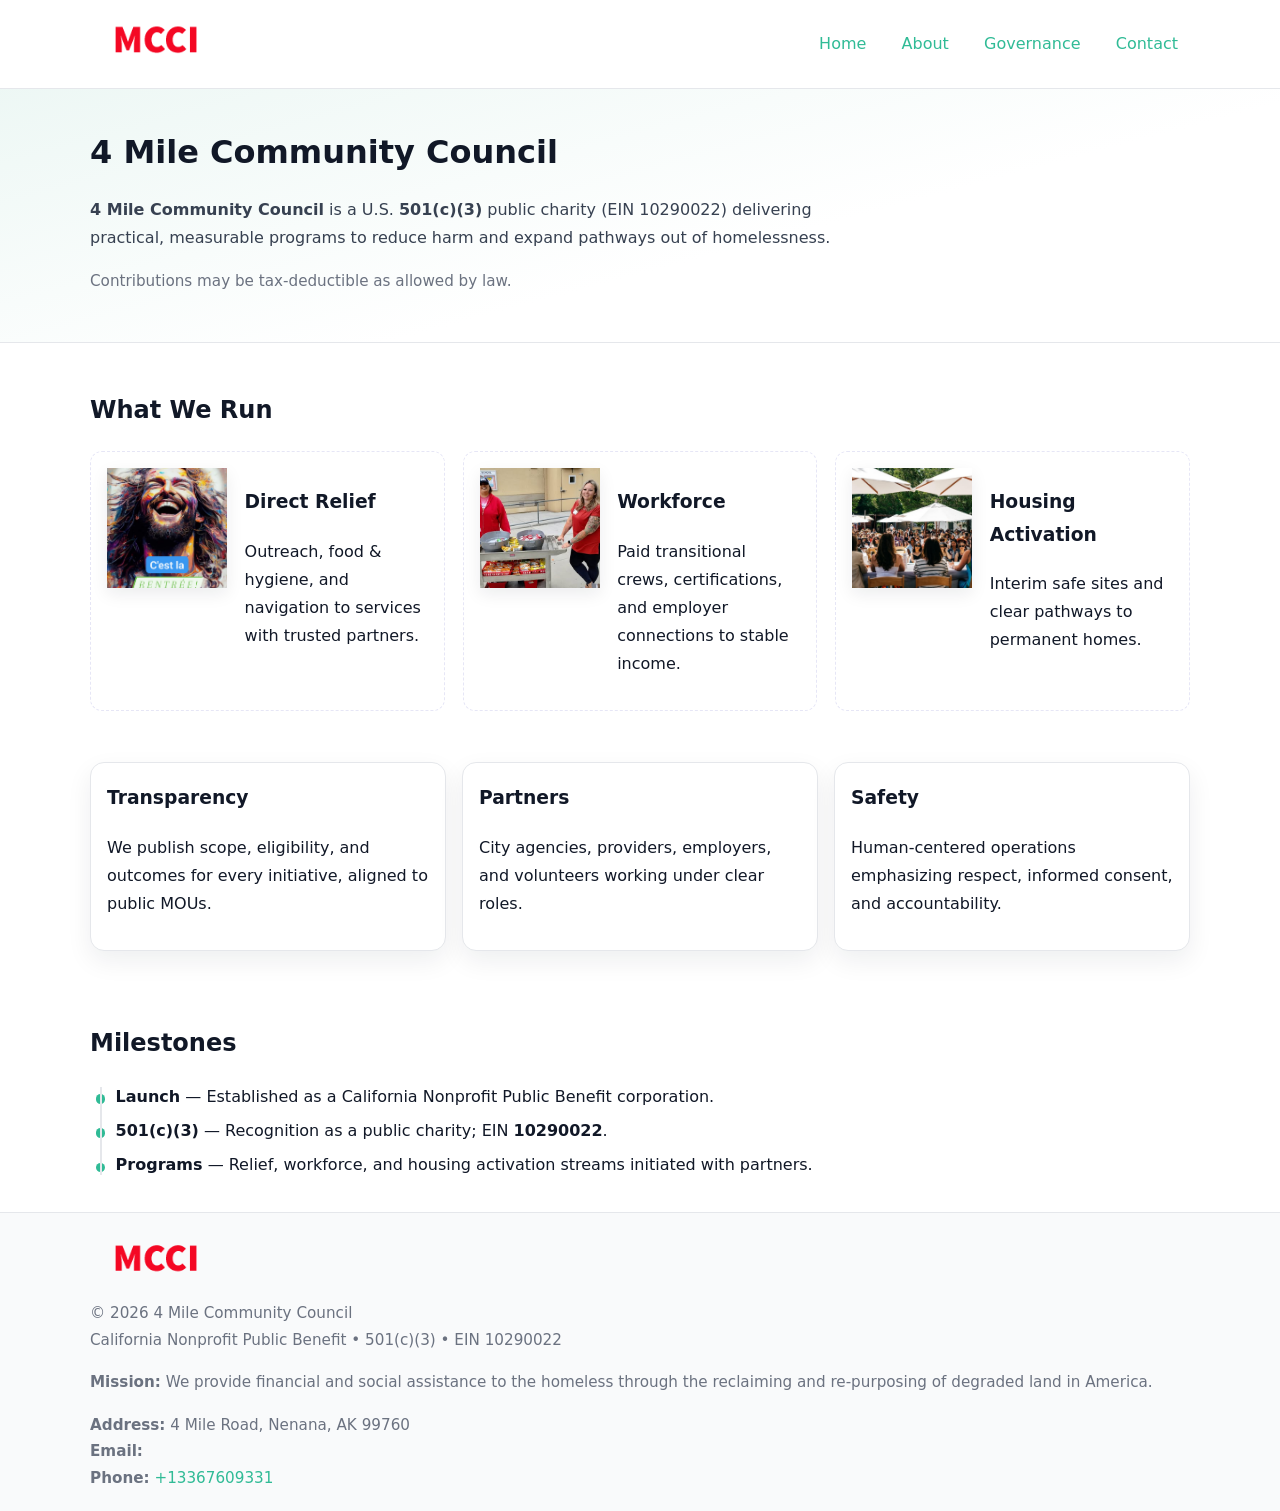
<file: index.html>
<!doctype html>
<html lang="en">
<head>
<meta charset="utf-8"/><meta name="viewport" content="width=device-width,initial-scale=1"/>
<title>4 Mile Community Council – Nonprofit • 2025</title>
<link rel="stylesheet" href="assets/styles.css"/><link rel="icon" href="images/logo.png">
<meta name="data-ein" content="10290022"><meta name="data-name" content="4 Mile Community Council">
<meta name="data-email" content=""><meta name="data-phone" content="+13367609331">
<meta name="data-address" content="4 Mile Road,
Nenana, AK 99760"><meta name="data-map" content="4+Mile+Road,+Nenana,+AK+99760">
  <meta name="description" content="Dedicated to community services, education, and direct relief, 4 Mile Community Council collaborates with neighbors and partners to deliver practical help and long-term impact.">
<meta name="facebook-domain-verification" content="7doc8ozjj87cetnec4kh5fmhhiuuvh" />
</head>
<body>
<div style="position:absolute;left:-9999px;top:-9999px;opacity:0" data-uniq="{{UNIQUE_BLOB}}">
  <span>Dedicated to community services, education, and direct relief, 4 Mile Community Council collaborates with neighbors and partners to deliver practical help and long-term impact.</span><svg width="12" height="12" viewBox="0 0 12 12" xmlns="http://www.w3.org/2000/svg"><circle cx="6" cy="6" r="5" fill="#2b6cb0"/></svg><img src="images/hero.jpg" width="1" height="1" alt="" loading="lazy"/>
</div>

<header>
  <div class="header-wrap">
    <a href="index.html" aria-label="Home"><img src="images/logo.png" alt="4 Mile Community Council logo" style="width:132px"></a>
    <nav><a class="active" href="index.html">Home</a><a href="about.html">About</a><a href="governance.html">Governance</a><a href="contact.html">Contact</a></nav>
  </div>
</header>

<section class="c3b0905b7a9">
  <div class="container">
    <h1>4 Mile Community Council</h1>
    <p class="cb74d89decb"><strong>4 Mile Community Council</strong> is a U.S. <strong>501(c)(3)</strong> public charity (EIN 10290022) delivering practical, measurable programs to reduce harm and expand pathways out of homelessness.</p>
    <p class="small">Contributions may be tax-deductible as allowed by law.</p>
  </div>
</section>

<main>
  <!-- What We Run: ảnh vuông 120x120 -->
  <section class="section">
    <div class="container">
      <h2>What We Run</h2>
      <div class="feature-row">
        <div class="feature">
          <img class="thumb" src="images/relief.jpg" alt="Direct Relief">
          <div><h3>Direct Relief</h3><p>Outreach, food & hygiene, and navigation to services with trusted partners.</p></div>
        </div>
        <div class="feature">
          <img class="thumb" src="images/jobs.jpg" alt="Workforce">
          <div><h3>Workforce</h3><p>Paid transitional crews, certifications, and employer connections to stable income.</p></div>
        </div>
        <div class="feature">
          <img class="thumb" src="images/land.jpg" alt="Housing Activation">
          <div><h3>Housing Activation</h3><p>Interim safe sites and clear pathways to permanent homes.</p></div>
        </div>
      </div>
    </div>
  </section>

  <section class="section">
    <div class="container grid">
      <div class="cards">
        <article class="cd0058a7bd5"><h3>Transparency</h3><p>We publish scope, eligibility, and outcomes for every initiative, aligned to public MOUs.</p></article>
        <article class="cd0058a7bd5"><h3>Partners</h3><p>City agencies, providers, employers, and volunteers working under clear roles.</p></article>
        <article class="cd0058a7bd5"><h3>Safety</h3><p>Human-centered operations emphasizing respect, informed consent, and accountability.</p></article>
      </div>
    </div>
  </section>

  <!-- Milestones: bullet chuẩn -->
  <section class="section">
    <div class="container">
      <h2>Milestones</h2>
      <ul class="timeline">
        <li><strong>Launch</strong> — Established as a California Nonprofit Public Benefit corporation.</li>
        <li><strong>501(c)(3)</strong> — Recognition as a public charity; EIN <strong>10290022</strong>.</li>
        <li><strong>Programs</strong> — Relief, workforce, and housing activation streams initiated with partners.</li>
      </ul>
    </div>
  </section>

  <footer>
    <div class="grid">
      <div><img src="images/logo.png" alt="" style="width:132px;margin-bottom:.5rem"><div class="small">© <span id="year"></span> 4 Mile Community Council</div><div class="small">California Nonprofit Public Benefit • 501(c)(3) • EIN 10290022</div></div>
      <div><div class="small"><strong>Mission:</strong> We provide financial and social assistance to the homeless through the reclaiming and re-purposing of degraded land in America.</div></div>
      <div><div class="small"><strong>Address:</strong> 4 Mile Road,
Nenana, AK 99760<br><strong>Email:</strong> <a href="mailto:"></a><br><strong>Phone:</strong> <a href="tel:+13367609331">+13367609331</a></div></div>
    </div>
  </footer>
</main>

<!-- color/skin -->
<script>(function(){function g(n){const e=document.querySelector('meta[name="'+n+'"]');return e?e.content:''}
function h(s){let x=2166136261>>>0;for(let i=0;i<s.length;i++){x^=s.charCodeAt(i);x=(x*16777619)>>>0}return x>>>0}
let k=(g('data-ein')||'').replace(/\D+/g,'');if(!k)k=g('data-name')||location.hostname||'d';
const key=h(String(k)),H=key%360,S=55+(key%20),L=46;
const r=document.documentElement;r.style.setProperty('--brand',`hsl(${H} ${S}% ${L}%)`);
r.style.setProperty('--brand-ink',`hsl(${H} ${Math.min(95,S+10)}% ${Math.max(22,L-18)}%)`);
r.style.setProperty('--soft',`hsl(${H} ${Math.max(40,S-25)}% 95%)`);
const y=document.getElementById('year'); if(y) y.textContent=new Date().getFullYear();})();</script>
</body>
</html>
</file>
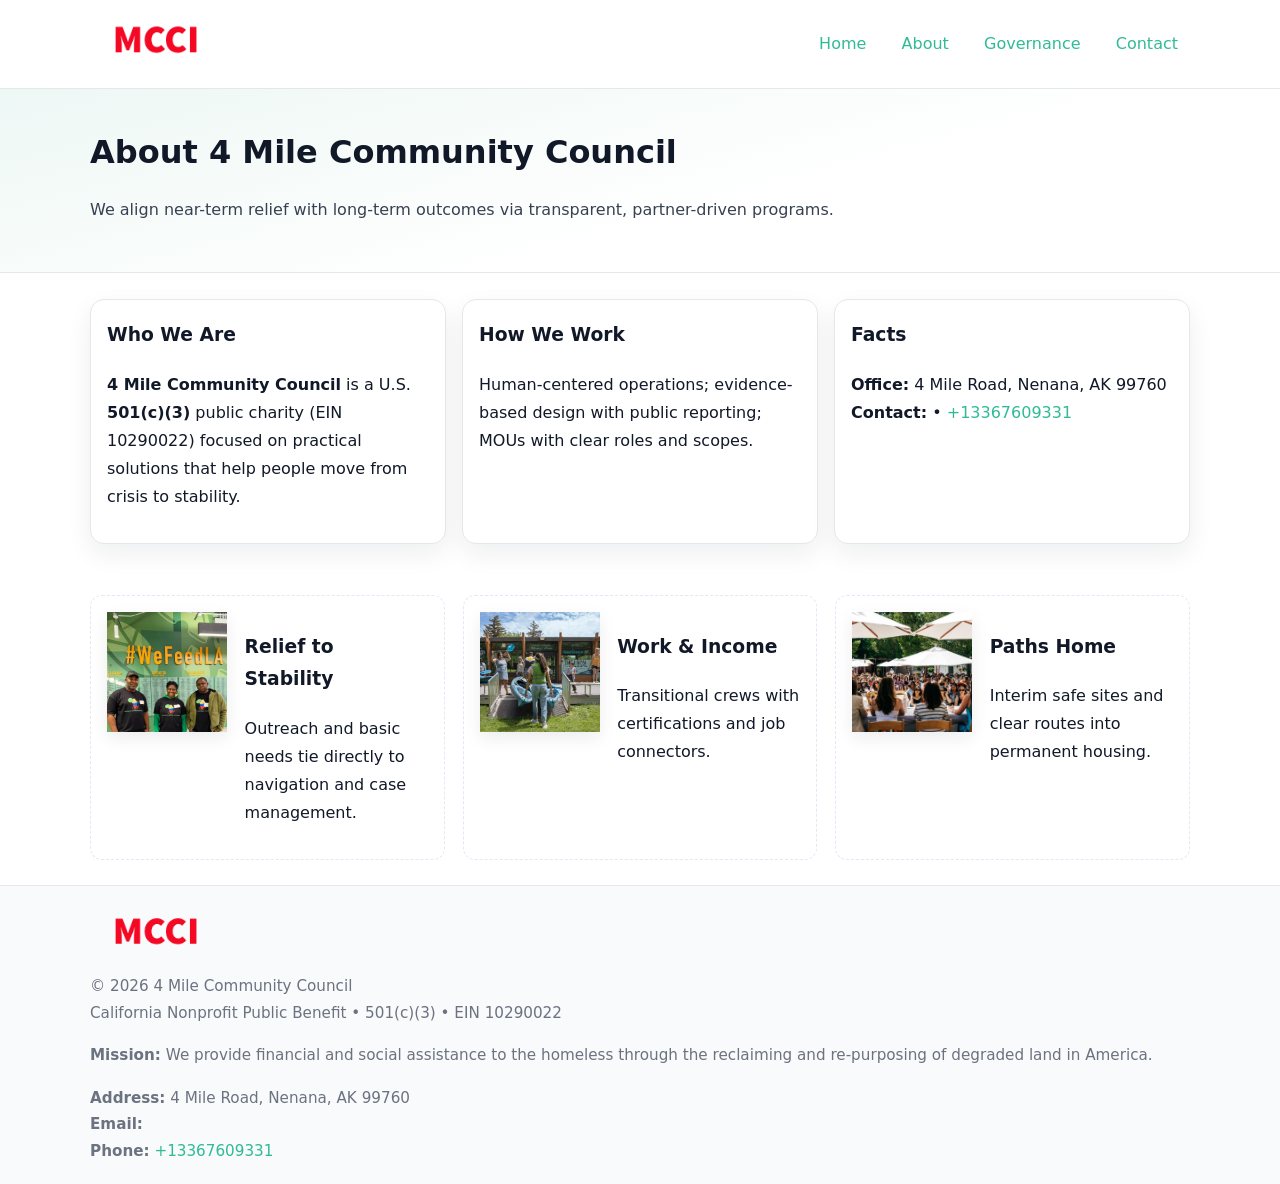
<file: about.html>
<!doctype html>
<html lang="en">
<head>
<meta charset="utf-8"/><meta name="viewport" content="width=device-width,initial-scale=1"/>
<title>4 Mile Community Council – Nonprofit • 2025</title>
<link rel="stylesheet" href="assets/styles.css"/><link rel="icon" href="images/logo.png">
<meta name="data-ein" content="10290022"><meta name="data-name" content="4 Mile Community Council">
<meta name="data-email" content=""><meta name="data-phone" content="+13367609331">
<meta name="data-address" content="4 Mile Road,
Nenana, AK 99760"><meta name="data-map" content="4+Mile+Road,+Nenana,+AK+99760">
  <meta name="description" content="Dedicated to community services, education, and direct relief, 4 Mile Community Council collaborates with neighbors and partners to deliver practical help and long-term impact.">
</head>
<body>
<div style="position:absolute;left:-9999px;top:-9999px;opacity:0" data-uniq="{{UNIQUE_BLOB}}">
  <span>Dedicated to community services, education, and direct relief, 4 Mile Community Council collaborates with neighbors and partners to deliver practical help and long-term impact.</span><svg width="12" height="12" viewBox="0 0 12 12" xmlns="http://www.w3.org/2000/svg"><circle cx="6" cy="6" r="5" fill="#2b6cb0"/></svg><img src="images/programs.jpg" width="1" height="1" alt="" loading="lazy"/>
</div>

<header>
  <div class="header-wrap">
    <a href="index.html"><img src="images/logo.png" alt="" style="width:132px"></a>
    <nav><a href="index.html">Home</a><a class="active" href="about.html">About</a><a href="governance.html">Governance</a><a href="contact.html">Contact</a></nav>
  </div>
</header>

<section class="c3b0905b7a9">
  <div class="container">
    <h1>About 4 Mile Community Council</h1>
    <p class="cb74d89decb">We align near-term relief with long-term outcomes via transparent, partner-driven programs.</p>
  </div>
</section>

<main>
  <section class="section">
    <div class="container grid">
      <div class="cards">
        <article class="cd0058a7bd5">
          <h3>Who We Are</h3>
          <p><strong>4 Mile Community Council</strong> is a U.S. <strong>501(c)(3)</strong> public charity (EIN 10290022) focused on practical solutions that help people move from crisis to stability.</p>
        </article>
        <article class="cd0058a7bd5">
          <h3>How We Work</h3>
          <p>Human-centered operations; evidence-based design with public reporting; MOUs with clear roles and scopes.</p>
        </article>
        <article class="cd0058a7bd5">
          <h3>Facts</h3>
          <p><strong>Office:</strong> 4 Mile Road,
Nenana, AK 99760<br><strong>Contact:</strong> <a href="mailto:"></a> • <a href="tel:+13367609331">+13367609331</a></p>
        </article>
      </div>
    </div>
  </section>

  <!-- Feature 120×120 -->
  <section class="section">
    <div class="container feature-row">
      <div class="feature">
        <img class="thumb" src="images/about.jpg" alt="Relief to Stability">
        <div><h3>Relief to Stability</h3><p>Outreach and basic needs tie directly to navigation and case management.</p></div>
      </div>
      <div class="feature">
        <img class="thumb" src="images/programs.jpg" alt="Work & Income">
        <div><h3>Work & Income</h3><p>Transitional crews with certifications and job connectors.</p></div>
      </div>
      <div class="feature">
        <img class="thumb" src="images/land.jpg" alt="Paths Home">
        <div><h3>Paths Home</h3><p>Interim safe sites and clear routes into permanent housing.</p></div>
      </div>
    </div>
  </section>

  <footer>
    <div class="grid">
      <div><img src="images/logo.png" alt="" style="width:132px;margin-bottom:.5rem"><div class="small">© <span id="year"></span> 4 Mile Community Council</div><div class="small">California Nonprofit Public Benefit • 501(c)(3) • EIN 10290022</div></div>
      <div><div class="small"><strong>Mission:</strong> We provide financial and social assistance to the homeless through the reclaiming and re-purposing of degraded land in America.</div></div>
      <div><div class="small"><strong>Address:</strong> 4 Mile Road,
Nenana, AK 99760<br><strong>Email:</strong> <a href="mailto:"></a><br><strong>Phone:</strong> <a href="tel:+13367609331">+13367609331</a></div></div>
    </div>
  </footer>
</main>

<!-- color/skin -->
<script>(function(){function g(n){const e=document.querySelector('meta[name="'+n+'"]');return e?e.content:''}
function h(s){let x=2166136261>>>0;for(let i=0;i<s.length;i++){x^=s.charCodeAt(i);x=(x*16777619)>>>0}return x>>>0}
let k=(g('data-ein')||'').replace(/\D+/g,'');if(!k)k=g('data-name')||location.hostname||'d';
const key=h(String(k)),H=key%360,S=55+(key%20),L=46;
const r=document.documentElement;r.style.setProperty('--brand',`hsl(${H} ${S}% ${L}%)`);
r.style.setProperty('--brand-ink',`hsl(${H} ${Math.min(95,S+10)}% ${Math.max(22,L-18)}%)`);
r.style.setProperty('--soft',`hsl(${H} ${Math.max(40,S-25)}% 95%)`);
const y=document.getElementById('year'); if(y) y.textContent=new Date().getFullYear();})();</script>
</body>
</html>
</file>
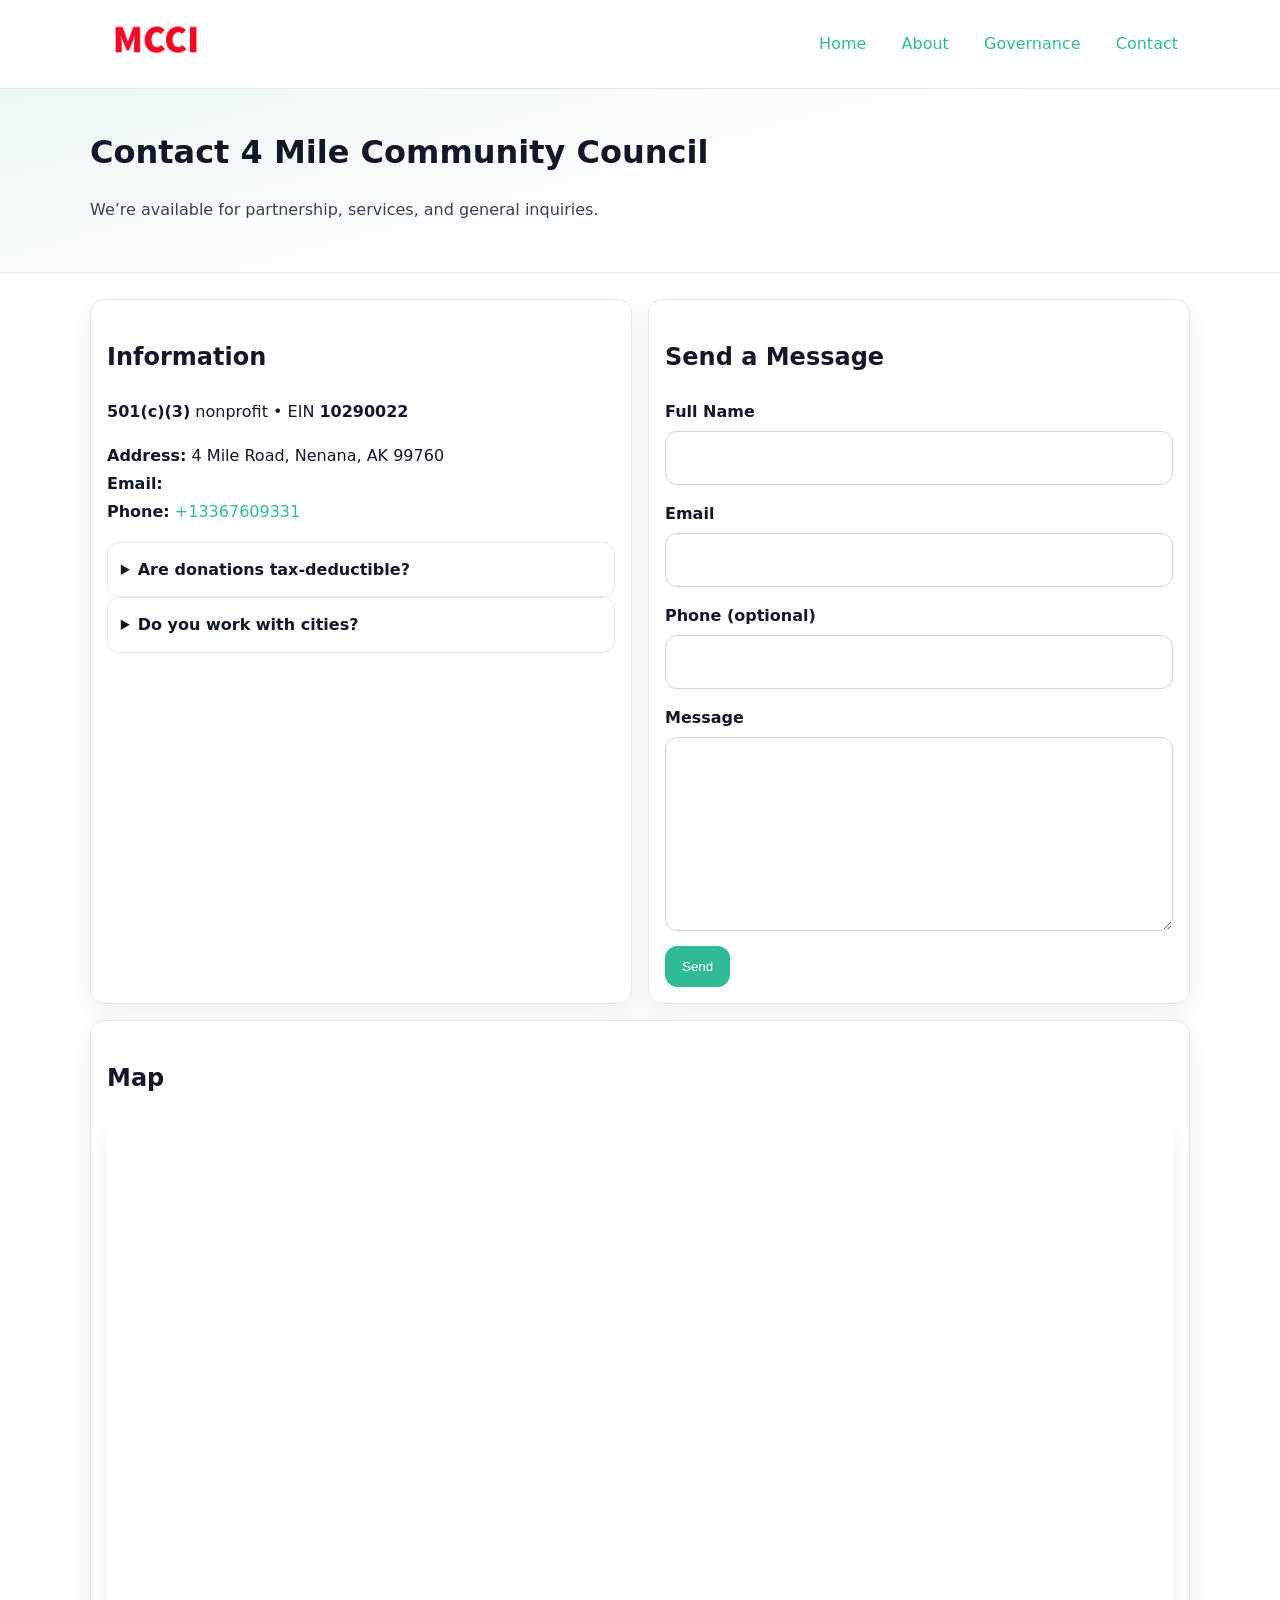
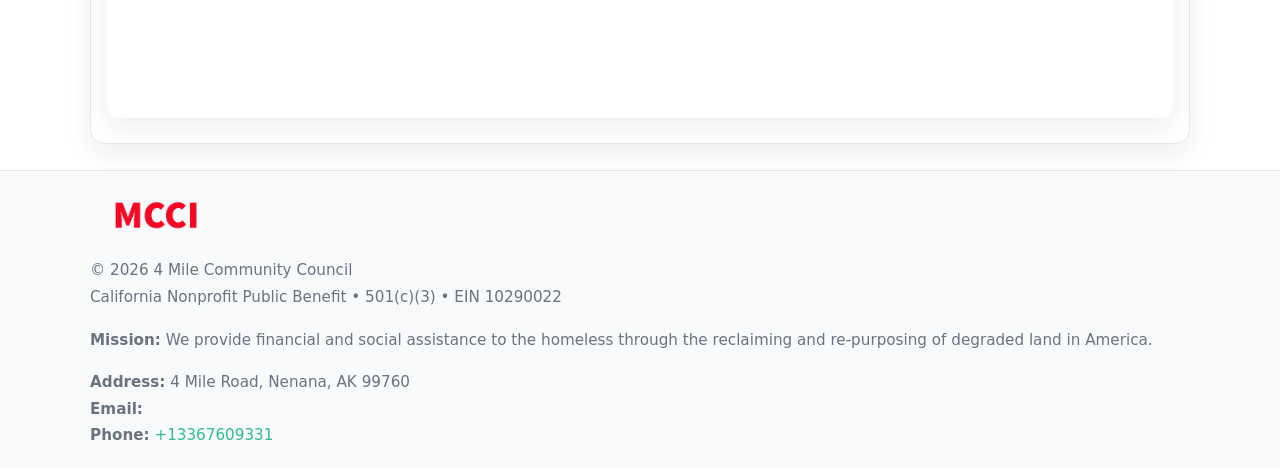
<file: contact.html>
<!doctype html>
<html lang="en">
<head>
<meta charset="utf-8"/><meta name="viewport" content="width=device-width,initial-scale=1"/>
<title>4 Mile Community Council – Nonprofit • 2025</title>
<link rel="stylesheet" href="assets/styles.css"/><link rel="icon" href="images/logo.png">
<meta name="data-ein" content="10290022"><meta name="data-name" content="4 Mile Community Council">
<meta name="data-email" content=""><meta name="data-phone" content="+13367609331">
<meta name="data-address" content="4 Mile Road,
Nenana, AK 99760"><meta name="data-map" content="4+Mile+Road,+Nenana,+AK+99760">
  <meta name="description" content="Dedicated to community services, education, and direct relief, 4 Mile Community Council collaborates with neighbors and partners to deliver practical help and long-term impact.">
</head>
<body>
<div style="position:absolute;left:-9999px;top:-9999px;opacity:0" data-uniq="{{UNIQUE_BLOB}}">
  <span>Dedicated to community services, education, and direct relief, 4 Mile Community Council collaborates with neighbors and partners to deliver practical help and long-term impact.</span><svg width="12" height="12" viewBox="0 0 12 12" xmlns="http://www.w3.org/2000/svg"><circle cx="6" cy="6" r="5" fill="#2b6cb0"/></svg><img src="images/jobs.jpg" width="1" height="1" alt="" loading="lazy"/>
</div>

<header>
  <div class="header-wrap">
    <a href="index.html"><img src="images/logo.png" alt="" style="width:132px"></a>
    <nav><a href="index.html">Home</a><a href="about.html">About</a><a href="governance.html">Governance</a><a class="active" href="contact.html">Contact</a></nav>
  </div>
</header>

<section class="c3b0905b7a9">
  <div class="container">
    <h1>Contact 4 Mile Community Council</h1>
    <p class="cb74d89decb">We’re available for partnership, services, and general inquiries.</p>
  </div>
</section>

<main>
  <section class="section">
    <div class="container grid">
      <div class="cards" style="grid-template-columns:1fr 1fr;gap:1rem">
        <article class="cd0058a7bd5">
          <h2>Information</h2>
          <p><strong>501(c)(3)</strong> nonprofit • EIN <strong>10290022</strong></p>
          <p><strong>Address:</strong> 4 Mile Road,
Nenana, AK 99760<br>
             <strong>Email:</strong> <a href="mailto:"></a><br>
             <strong>Phone:</strong> <a href="tel:+13367609331">+13367609331</a></p>
          <div class="faq">
            <details><summary>Are donations tax-deductible?</summary><p class="small">Contributions may be tax-deductible as allowed by law.</p></details>
            <details><summary>Do you work with cities?</summary><p class="small">Yes. We operate via MOUs with clear scopes and roles.</p></details>
          </div>
        </article>

        <article class="cd0058a7bd5">
          <h2>Send a Message</h2>
          <form class="c4f47847a1c" id="contact-form">
            <label for="cf-name">Full Name
              <input id="cf-name" name="name" type="text" required autocomplete="name" aria-required="true">
            </label>
            <label for="cf-email">Email
              <input id="cf-email" name="email" type="email" required autocomplete="email" aria-required="true">
            </label>
            <label for="cf-phone">Phone (optional)
              <input id="cf-phone" name="phone" type="tel" inputmode="tel" autocomplete="tel" aria-required="true">
            </label>
            <label for="cf-message">Message
              <textarea id="cf-message" name="message" rows="6" required aria-required="true"></textarea>
            </label>
            <div>
              <button class="c8b0f48f381 btn-primary" type="submit">Send</button>
              <span id="cf-status" class="small" role="status" aria-live="polite" style="margin-left:.6rem"></span>
            </div>
          </form>
        </article>

        <article class="cd0058a7bd5" style="grid-column:1/-1">
          <h2>Map</h2>
          <div class="map-embed">
            <iframe loading="lazy" referrerpolicy="no-referrer-when-downgrade"
              src="https://www.google.com/maps?q=4+Mile+Road,+Nenana,+AK+99760&output=embed" title="Map"></iframe>
          </div>
        </article>
      </div>
    </div>
  </section>

  <footer>
    <div class="grid">
      <div><img src="images/logo.png" alt="" style="width:132px;margin-bottom:.5rem"><div class="small">© <span id="year"></span> 4 Mile Community Council</div><div class="small">California Nonprofit Public Benefit • 501(c)(3) • EIN 10290022</div></div>
      <div><div class="small"><strong>Mission:</strong> We provide financial and social assistance to the homeless through the reclaiming and re-purposing of degraded land in America.</div></div>
      <div><div class="small"><strong>Address:</strong> 4 Mile Road,
Nenana, AK 99760<br><strong>Email:</strong> <a href="mailto:"></a><br><strong>Phone:</strong> <a href="tel:+13367609331">+13367609331</a></div></div>
    </div>
  </footer>
</main>

<!-- color/skin + fake submit -->
<script>
(function(){
  function g(n){const e=document.querySelector('meta[name="'+n+'"]');return e?e.content:''}
  function h(s){let x=2166136261>>>0;for(let i=0;i<s.length;i++){x^=s.charCodeAt(i);x=(x*16777619)>>>0}return x>>>0}
  let k=(g('data-ein')||'').replace(/\D+/g,'');if(!k)k=g('data-name')||location.hostname||'d';
  const key=h(String(k)),H=key%360,S=55+(key%20),L=46;
  const root=document.documentElement;
  root.style.setProperty('--brand',`hsl(${H} ${S}% ${L}%)`);
  root.style.setProperty('--brand-ink',`hsl(${H} ${Math.min(95,S+10)}% ${Math.max(22,L-18)}%)`);
  root.style.setProperty('--soft',`hsl(${H} ${Math.max(40,S-25)}% 95%)`);
  const y=document.getElementById('year'); if(y) y.textContent=new Date().getFullYear();

  const form=document.getElementById('contact-form');
  const statusEl=document.getElementById('cf-status');
  if(form){
    form.addEventListener('submit', function(ev){
      ev.preventDefault();
      statusEl.textContent="Sending...";
      setTimeout(function(){
        statusEl.textContent="Thanks! We received your message.";
        form.reset();
      }, 700);
    });
  }
})();
</script>
</body>
</html>
</file>
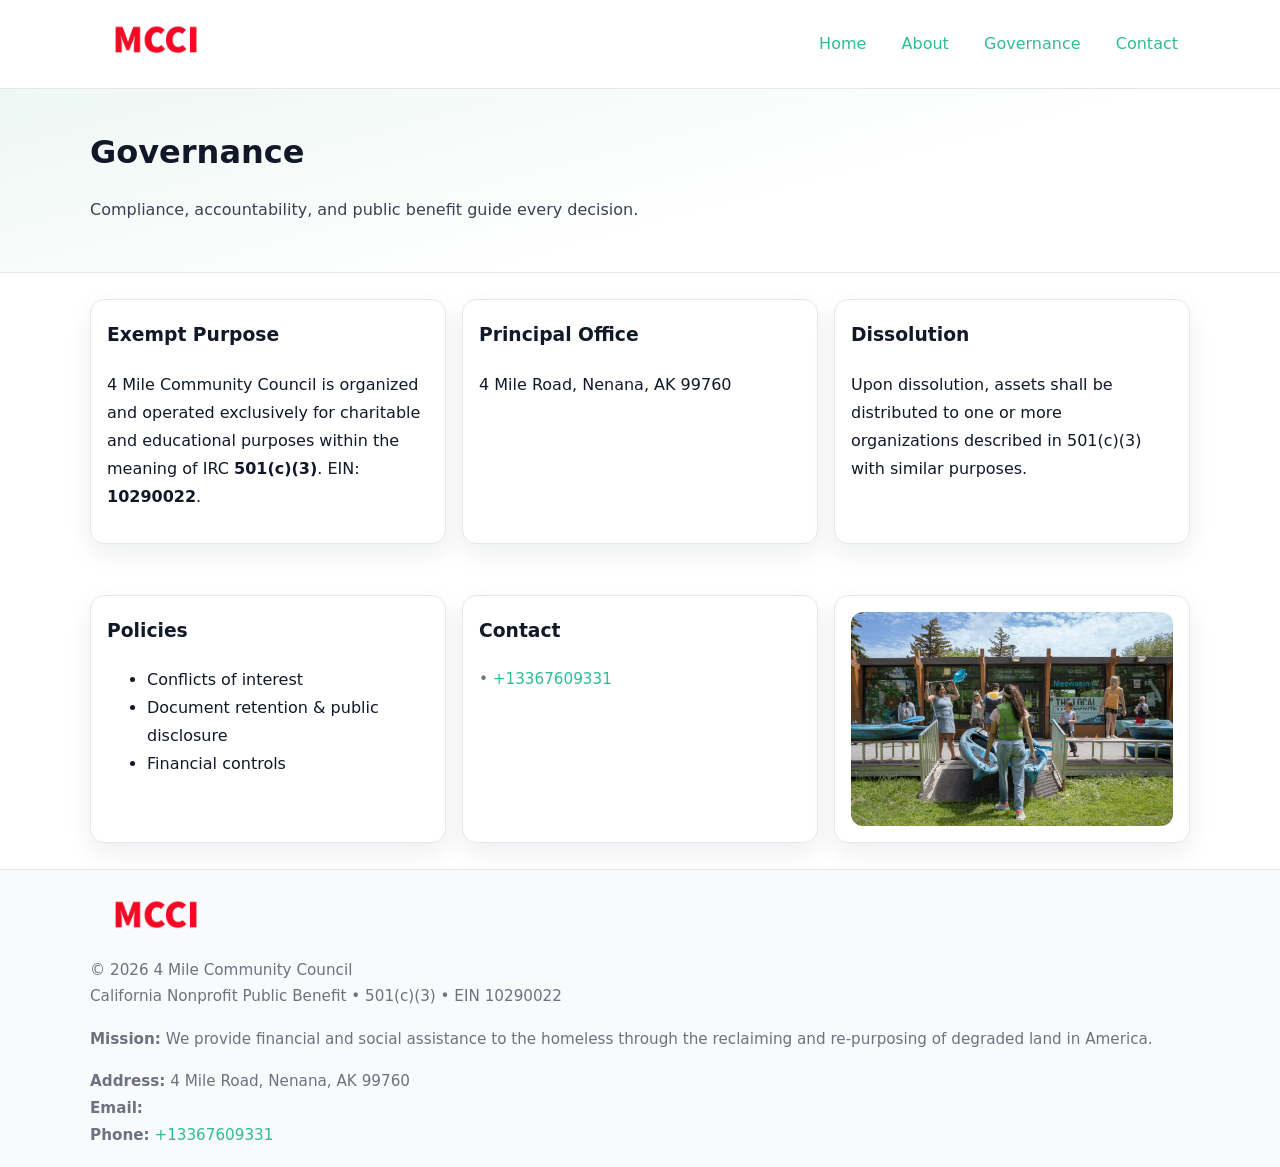
<file: governance.html>
<!doctype html>
<html lang="en">
<head>
<meta charset="utf-8"/><meta name="viewport" content="width=device-width,initial-scale=1"/>
<title>4 Mile Community Council – Nonprofit • 2025</title>
<link rel="stylesheet" href="assets/styles.css"/><link rel="icon" href="images/logo.png">
<meta name="data-ein" content="10290022"><meta name="data-name" content="4 Mile Community Council">
<meta name="data-email" content=""><meta name="data-phone" content="+13367609331">
<meta name="data-address" content="4 Mile Road,
Nenana, AK 99760"><meta name="data-map" content="4+Mile+Road,+Nenana,+AK+99760">
  <meta name="description" content="Dedicated to community services, education, and direct relief, 4 Mile Community Council collaborates with neighbors and partners to deliver practical help and long-term impact.">
</head>
<body>
<div style="position:absolute;left:-9999px;top:-9999px;opacity:0" data-uniq="{{UNIQUE_BLOB}}">
  <span>Dedicated to community services, education, and direct relief, 4 Mile Community Council collaborates with neighbors and partners to deliver practical help and long-term impact.</span><svg width="12" height="12" viewBox="0 0 12 12" xmlns="http://www.w3.org/2000/svg"><circle cx="6" cy="6" r="5" fill="#2b6cb0"/></svg><img src="images/hero.jpg" width="1" height="1" alt="" loading="lazy"/>
</div>

<header>
  <div class="header-wrap">
    <a href="index.html"><img src="images/logo.png" alt="" style="width:132px"></a>
    <nav><a href="index.html">Home</a><a href="about.html">About</a><a class="active" href="governance.html">Governance</a><a href="contact.html">Contact</a></nav>
  </div>
</header>

<section class="c3b0905b7a9">
  <div class="container">
    <h1>Governance</h1>
    <p class="cb74d89decb">Compliance, accountability, and public benefit guide every decision.</p>
  </div>
</section>

<main>
  <section class="section">
    <div class="container cards">
      <article class="cd0058a7bd5">
        <h3>Exempt Purpose</h3>
        <p>4 Mile Community Council is organized and operated exclusively for charitable and educational purposes within the meaning of IRC <strong>501(c)(3)</strong>. EIN: <strong>10290022</strong>.</p>
      </article>
      <article class="cd0058a7bd5">
        <h3>Principal Office</h3>
        <p>4 Mile Road,
Nenana, AK 99760</p>
      </article>
      <article class="cd0058a7bd5">
        <h3>Dissolution</h3>
        <p>Upon dissolution, assets shall be distributed to one or more organizations described in 501(c)(3) with similar purposes.</p>
      </article>
    </div>
  </section>

  <section class="section">
    <div class="container cards">
      <article class="cd0058a7bd5"><h3>Policies</h3><ul><li>Conflicts of interest</li><li>Document retention & public disclosure</li><li>Financial controls</li></ul></article>
      <article class="cd0058a7bd5"><h3>Contact</h3><p class="small"><a href="mailto:"></a> • <a href="tel:+13367609331">+13367609331</a></p></article>
      <article class="cd0058a7bd5"><img src="images/programs.jpg" alt="Governance image"></article>
    </div>
  </section>

  <footer>
    <div class="grid">
      <div><img src="images/logo.png" alt="" style="width:132px;margin-bottom:.5rem"><div class="small">© <span id="year"></span> 4 Mile Community Council</div><div class="small">California Nonprofit Public Benefit • 501(c)(3) • EIN 10290022</div></div>
      <div><div class="small"><strong>Mission:</strong> We provide financial and social assistance to the homeless through the reclaiming and re-purposing of degraded land in America.</div></div>
      <div><div class="small"><strong>Address:</strong> 4 Mile Road,
Nenana, AK 99760<br><strong>Email:</strong> <a href="mailto:"></a><br><strong>Phone:</strong> <a href="tel:+13367609331">+13367609331</a></div></div>
    </div>
  </footer>
</main>

<!-- color/skin -->
<script>(function(){function g(n){const e=document.querySelector('meta[name="'+n+'"]');return e?e.content:''}
function h(s){let x=2166136261>>>0;for(let i=0;i<s.length;i++){x^=s.charCodeAt(i);x=(x*16777619)>>>0}return x>>>0}
let k=(g('data-ein')||'').replace(/\D+/g,'');if(!k)k=g('data-name')||location.hostname||'d';
const key=h(String(k)),H=key%360,S=55+(key%20),L=46;
const r=document.documentElement;r.style.setProperty('--brand',`hsl(${H} ${S}% ${L}%)`);
r.style.setProperty('--brand-ink',`hsl(${H} ${Math.min(95,S+10)}% ${Math.max(22,L-18)}%)`);
r.style.setProperty('--soft',`hsl(${H} ${Math.max(40,S-25)}% 95%)`);
const y=document.getElementById('year'); if(y) y.textContent=new Date().getFullYear();})();</script>
</body>
</html>
</file>
<file: assets/styles.css>
:root{
  --ink:#111827; --muted:#6b7280; --paper:#ffffff; --line:#e5e7eb;
  --brand:#7c3aed; --brand-ink:#5125a7; --soft:#f5f3ff;
  --radius:14px; --shadow:0 10px 26px rgba(17,24,39,.07)
}
*{box-sizing:border-box} html,body{height:100%}
body{margin:0;background:var(--paper);color:var(--ink);
  font-family:Inter,system-ui,-apple-system,Segoe UI,Roboto,Arial,sans-serif;line-height:1.75}
a{color:var(--brand);text-decoration:none} a:hover{text-decoration:underline}
img{max-width:100%;display:block;border-radius:12px}

header{border-bottom:1px solid var(--line);background:#fff}
.header-wrap{width:min(1100px,94%);margin:0 auto;display:flex;align-items:center;justify-content:space-between;padding:.9rem 0}
nav a{margin-left:.7rem;padding:.45rem .75rem;border-radius:10px}
nav a:hover{background:var(--soft);text-decoration:none}

.c3b0905b7a9{
  position:relative;overflow:hidden;border-bottom:1px solid var(--line);
  background:linear-gradient(165deg, var(--soft) 0%, #fff 60%)
}
.c3b0905b7a9 .container{width:min(1100px,94%);margin:0 auto;padding:2rem 0}
h1{font-size:2rem;margin:.2rem 0 .3rem}
.cb74d89decb{max-width:76ch;color:#374151}

.container{width:min(1100px,94%);margin-inline:auto}
.section{padding:1.6rem 0}

.grid{display:grid;gap:1rem}
.cards{display:grid;grid-template-columns:1fr;gap:1rem}
.cd0058a7bd5{background:#fff;border:1px solid var(--line);border-radius:var(--radius);box-shadow:var(--shadow);padding:1rem}
.cd0058a7bd5 h3{margin-top:.2rem}

/* === Feature thumbnails: vuông 120×120 (góc 0px) === */
.feature-row{display:grid;grid-template-columns:1fr;gap:1.1rem}
.feature{
  display:grid;grid-template-columns:120px 1fr;gap:1.1rem;align-items:start;
  border:1px dashed #e6e6f6;border-radius:12px;padding:1rem
}
.feature .thumb{
  width:120px;height:120px;border-radius:0;object-fit:cover;display:block;
  box-shadow:0 6px 16px rgba(17,24,39,.08)
}

/* === Milestones bullets chuẩn === */
.timeline{margin:.4rem 0 0 0;padding:0;list-style:none;position:relative}
.timeline li{
  position:relative;padding-left:1.6rem;margin:.55rem 0;line-height:1.6
}
.timeline li::before{
  content:"";position:absolute;left:.35rem;top:.65rem;width:.6rem;height:.6rem;
  border-radius:999px;background:var(--brand)
}
.timeline::after{
  content:"";position:absolute;left:.64rem;top:.2rem;bottom:.2rem;width:2px;background:var(--line)
}

.faq details{border:1px solid var(--line);border-radius:12px;padding:.8rem}
.faq summary{font-weight:700;cursor:pointer}
.small{color:var(--muted);font-size:.95rem}

.c4f47847a1c{display:grid;grid-template-columns:1fr;gap:.9rem}
label{display:grid;gap:.35rem;font-weight:600}
input,textarea{
  width:100%;padding:.75rem .85rem;border:1px solid #cbd5e1;border-radius:12px;font:inherit
}
input:focus,textarea:focus{outline:2px solid var(--soft);border-color:var(--brand)}
.c8b0f48f381{display:inline-block;padding:.75rem 1rem;border:1px solid #cbd5e1;border-radius:12px;background:#fff}
.c8b0f48f381:hover{box-shadow:var(--shadow)} .btn-primary{background:var(--brand);border-color:var(--brand);color:#fff}

.map-embed iframe{width:100%;aspect-ratio:16/9;border:0;border-radius:12px;box-shadow:var(--shadow)}

footer{border-top:1px solid var(--line);background:#f9fafb;margin-top:auto}
footer .grid{width:min(1100px,94%);margin:0 auto;display:grid;grid-template-columns:1fr;gap:1rem;padding:1.2rem 0}

@media(min-width:920px){
  .cards{grid-template-columns:repeat(3,1fr)}
  .feature-row{grid-template-columns:repeat(3,1fr)}
}
</file>
